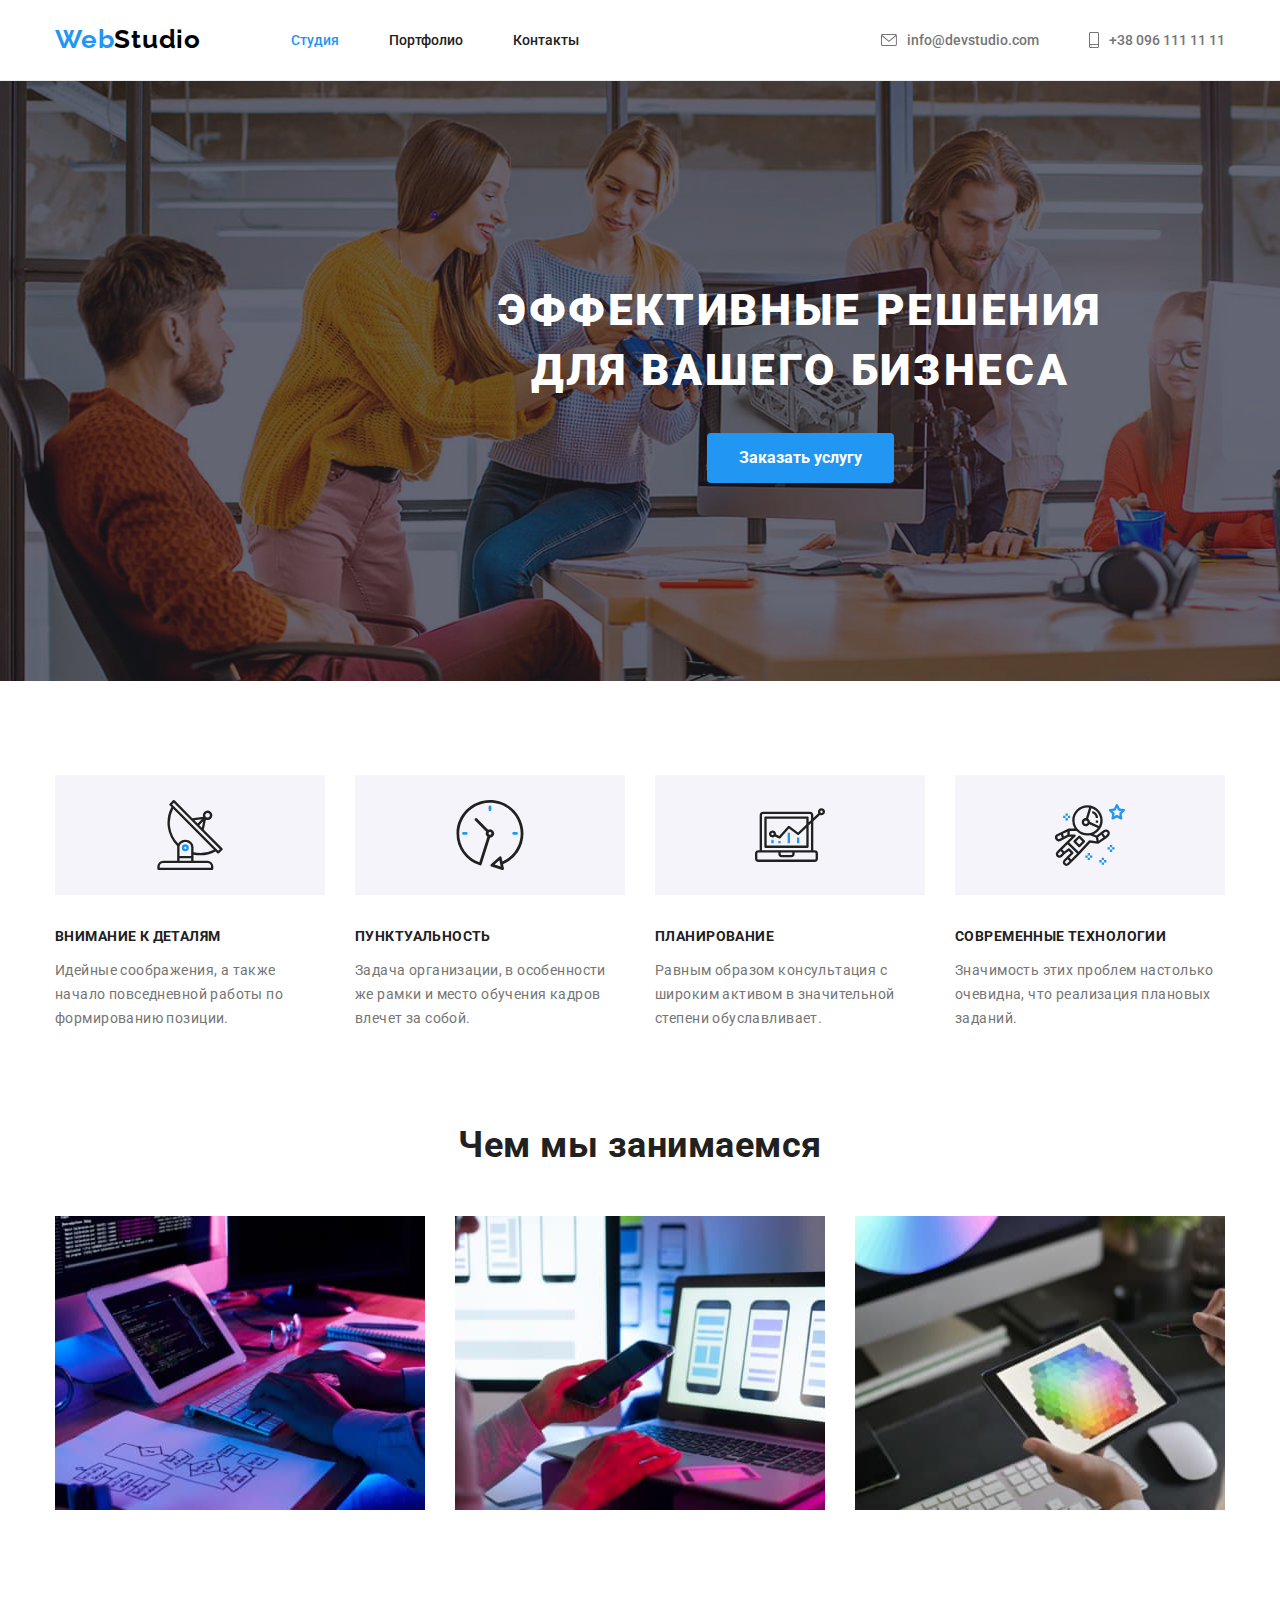
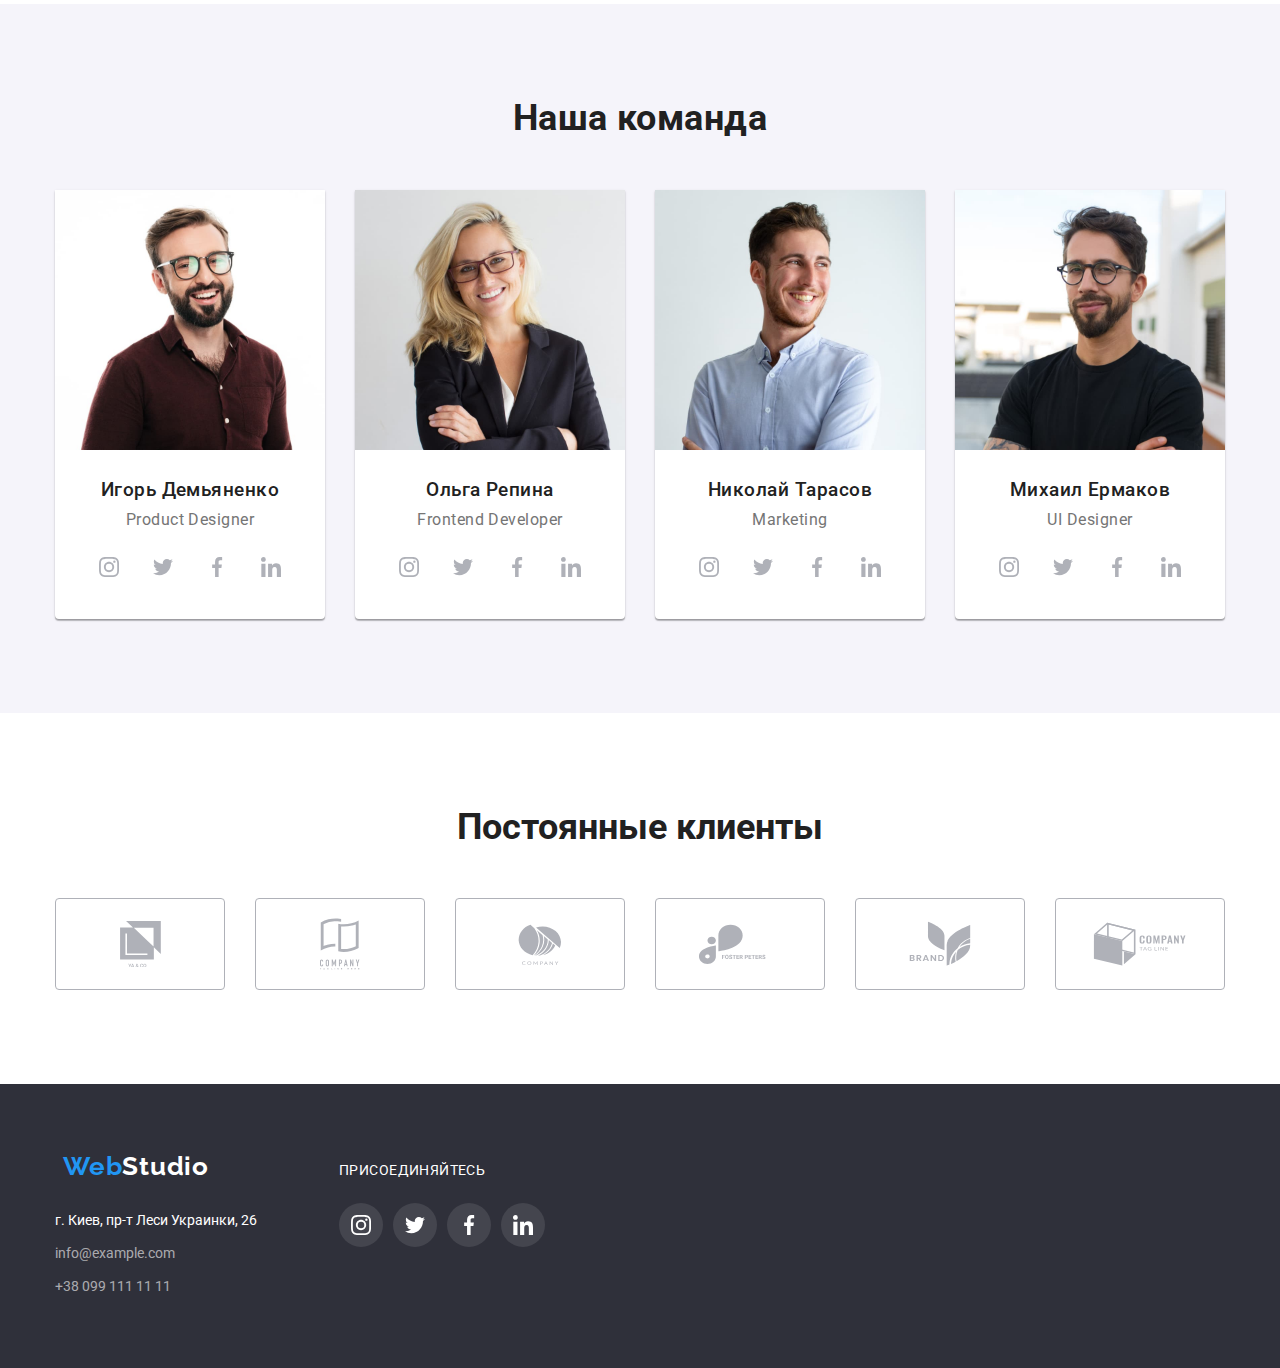
<file: index.html>
<!DOCTYPE html>
<html lang="ru">
<head>
    <meta charset="UTF-8">
    <meta http-equiv="X-UA-Compatible" content="IE=edge">
    <meta name="viewport" content="width=device-width, initial-scale=1.0">
    <title>WebStudio</title>
    <link rel="stylesheet" href="./css/modern-normalize.css">
    <link rel="preconnect" href="https://fonts.gstatic.com">
    <link href="https://fonts.googleapis.com/css2?family=Raleway:wght@700&family=Roboto:wght@400;500;700&display=swap" rel="stylesheet"> 
    <link rel="stylesheet" href="./css/styles.css">

</head>
    <body>
    <header class="header">
        <div class="container">
            <nav class="nav">
                <div class="logo">
                    <a href="#" class="web">Web<span class="studio1">Studio</span></a>
                </div> 

                <ul class="menu">
                    <li class="menu-link active">
                        <a href="#studio" >Студия</a>
                    </li>

                    <li class="menu-link">
                        <a href="./portfolio.html">Портфолио</a>
                    </li>

                    <li class="menu-link">
                        <a href="#contacts">Контакты</a>
                    </li>
                </ul>                               
            </nav> 

            <ul class="contacts">  
                <li class="contact">
                    <a href="mailto:info@devstudio.com">
                        <svg class="contacts-icon envelope">
                            <use href="./images/icons/sprite.svg#icon-envelope"></use></svg>
                        info@devstudio.com</a>
                </li>
                <li class="contact">
                    <a href="tel:+380961111111">
                        <svg class="contacts-icon smartphone">
                            <use href="./images/icons/sprite.svg#icon-smartphone"></use></svg> 
                        +38 096 111 11 11</a>
                </li>
            </ul>                                                                             
        </div>     
    </header>
    <main>
        <section class="section hero">
            <div class="container">
                <div class="hero-content">
                    <h1 class="hero-title">Эффективные решения для вашего бизнеса</h1>
                    <div>
                        <a href="#" class="sign-in">Заказать услугу</a>
                    </div>
                </div>                        
            </div>
        </section>
        <section class="section features">           
            <div class="container">
                <h2 class="features-title">Наши навыки</h2>
                <ul>
                    <li class="feature">
                        <div class="feature-icon-container">
                            <svg class="feature-icon">
                            <use href="./images/icons/sprite.svg#icon-antenna">
                            </use>
                            </svg>
                        </div>                      
                        <h3 class="feature-title">Внимание к деталям</h3>
                        <p>Идейные соображения, а также начало повседневной работы по формированию позиции.</p>                                           
                    </li>
                    <li class="feature">
                        <div class="feature-icon-container">
                            <svg class="feature-icon">
                            <use href="./images/icons/sprite.svg#icon-clock">
                            </use>
                            </svg>
                        </div>
                        
                        <h3 class="feature-title">Пунктуальность</h3>
                        <p>Задача организации, в особенности же рамки и место обучения кадров влечет за собой.</p>                        
                    </li>
                    <li class="feature">
                        <div class="feature-icon-container">
                            <svg class="feature-icon">
                            <use href="./images/icons/sprite.svg#icon-diagram">
                            </use>
                            </svg>
                        </div>
                        
                        <h3 class="feature-title">Планирование</h3>
                        <p>Равным образом консультация с широким активом в значительной степени обуславливает.</p>                            
                    </li>  
                    <li class="feature">
                        <div class="feature-icon-container">
                            <svg class="feature-icon">
                            <use href="./images/icons/sprite.svg#icon-astronaut">
                            </use>
                            </svg>
                        </div>
                        
                        <h3 class="feature-title">Современные технологии</h3>
                        <p>Значимость этих проблем настолько очевидна, что реализация плановых заданий.</p>                            
                    </li>
                </ul>
            </div>
        </section>
        <section class="section studio">
            <div class="container">
                <h2 class="studio-title">Чем мы занимаемся</h2>
                <ul class="card-set">
                    <li class="item"> 
                        <img src="./images/work1.jpg" alt="work 1" width="370">
                    </li>
                    <li class="item">
                        <img src="./images/work2.jpg" alt="work 2" width="370">
                    </li>
                    <li class="item">
                        <img src="./images/work3.jpg" alt="work 3" width="370">
                    </li>
                </ul>
            </div>
        </section>
        <section class="section team">
            <div class="container">               
            <h2 class="team-title">Наша команда</h2>
                <ul class="members">

                    <li class="member">
                       <img src="./images/igor.jpg" alt="Игорь Демьяненко" width="270">

                        <div class="member-item">    
                            <h3 class="name">Игорь Демьяненко</h3>
                            <p>Product Designer</p>
                            <ul class="icons-list">
                                <li>
                                    <a href="#">
                                        <svg class="icon">
                                            <use href="./images/icons/sprite.svg#icon-instagram">
                                            </use>
                                        </svg>
                                    </a>
                                </li>
                    
                                <li>
                                    <a href="#">
                                        <svg class="icon">
                                            <use href="./images/icons/sprite.svg#icon-twitter">
                                            </use>
                                        </svg>
                                    </a>
                                </li>

                                <li>
                                    <a href="#">
                                        <svg class="icon">
                                            <use href="./images/icons/sprite.svg#icon-facebook">
                                            </use>
                                        </svg>
                                    </a>
                                </li>

                                <li>
                                    <a href="#">
                                        <svg class="icon">
                                            <use href="./images/icons/sprite.svg#icon-linkedin">
                                            </use>
                                        </svg>
                                    </a>
                                </li>
                            </ul>    
                        </div>                        
                    </li>

                    <li class="member">
                        <img src="./images/olga.jpg" alt="Ольга Репина" width="270">

                        <div class="member-item">
                            <h3 class="name">Ольга Репина</h3>
                            <p>Frontend Developer</p>
                            <ul class="icons-list">
                                <li>
                                    <a href="#">
                                        <svg class="icon">
                                            <use href="./images/icons/sprite.svg#icon-instagram">
                                            </use>
                                        </svg>
                                    </a>
                                </li>
                     
                                <li>
                                    <a href="#">
                                        <svg class="icon">
                                            <use href="./images/icons/sprite.svg#icon-twitter">
                                            </use>
                                        </svg>
                                    </a>
                                </li>

                                <li>
                                    <a href="#">
                                        <svg class="icon">
                                            <use href="./images/icons/sprite.svg#icon-facebook">
                                            </use>
                                        </svg>
                                    </a>
                                </li>

                                <li>
                                    <a href="#">
                                        <svg class="icon">
                                            <use href="./images/icons/sprite.svg#icon-linkedin">
                                            </use>
                                        </svg>
                                    </a>
                                </li>
                            </ul>    
                        </div> 
                                               
                    </li>

                    <li class="member">
                        <img src="./images/nikolay.jpg" alt="Николай Тарасов" width="270">
                        
                        <div class="member-item">
                            <h3 class="name">Николай Тарасов</h3>
                            <p>Marketing</p>
                            <ul class="icons-list">
                                <li>
                                    <a href="#">
                                        <svg class="icon">
                                            <use href="./images/icons/sprite.svg#icon-instagram">
                                            </use>
                                        </svg>
                                    </a>
                                </li>
                     
                                <li>
                                    <a href="#">
                                        <svg class="icon">
                                            <use href="./images/icons/sprite.svg#icon-twitter">
                                            </use>
                                        </svg>
                                    </a>
                                </li>

                                <li>
                                    <a href="#">
                                        <svg class="icon">
                                            <use href="./images/icons/sprite.svg#icon-facebook">
                                            </use>
                                        </svg>
                                    </a>
                                </li>

                                <li>
                                    <a href="#">
                                        <svg class="icon">
                                            <use href="./images/icons/sprite.svg#icon-linkedin">
                                            </use>
                                        </svg>
                                    </a>
                                </li>
                            </ul>    
                        </div>
                    </li>

                    <li class="member">
                        <img src="./images/mikhail.jpg" alt="Михаил Ермаков" width="270">

                        <div class="member-item">
                            <h3 class="name">Михаил Ермаков</h3>
                            <p>UI Designer</p>
                            <ul class="icons-list">
                                <li>
                                    <a href="#">
                                        <svg class="icon">
                                            <use href="./images/icons/sprite.svg#icon-instagram">
                                            </use>
                                        </svg>
                                    </a>
                                </li>
                     
                                <li>
                                    <a href="#">
                                        <svg class="icon">
                                            <use href="./images/icons/sprite.svg#icon-twitter">
                                            </use>
                                        </svg>
                                    </a>
                                </li>

                                <li>
                                    <a href="#">
                                        <svg class="icon">
                                            <use href="./images/icons/sprite.svg#icon-facebook">
                                            </use>
                                        </svg>
                                    </a>
                                </li>

                                <li>
                                    <a href="#">
                                        <svg class="icon">
                                            <use href="./images/icons/sprite.svg#icon-linkedin">
                                            </use>
                                        </svg>
                                    </a>
                                </li>
                            </ul>    
                        </div>                        
                    </li>
                </ul>
            </div>
        </section>
        <section class="section clients">
            <div class="container">
                <h2 class="clients-title">Постоянные клиенты</h2>
                <ul class="card-set clients-list">
                    <li class="item">
                        <a href="#">
                            <svg class="group1"><use href="./images/icons/sprite.svg#icon-group1"></use></svg>
                        </a>
                    </li>

                    <li class="item">
                        <a href="#">
                            <svg class="group2"><use href="./images/icons/sprite.svg#icon-group2"></use></svg>
                        </a>
                    </li>

                    <li class="item">
                        <a href="#">
                            <svg class="group3"><use href="./images/icons/sprite.svg#icon-group3"></use></svg>
                        </a>
                    </li>

                    <li class="item">
                        <a href="#">
                            <svg class="group4"><use href="./images/icons/sprite.svg#icon-group4"></use></svg>
                        </a>
                    </li>

                    <li class="item">
                        <a href="#">
                            <svg class="group5"><use href="./images/icons/sprite.svg#icon-group5"></use></svg>
                        </a>
                    </li>

                    <li class="item">
                        <a href="#">
                            <svg class="group6"><use href="./images/icons/sprite.svg#icon-group6"></use></svg>
                        </a>
                    </li>
                </ul>
            </div>
        </section>
    </main>
    <footer class="footer">
        <div class="container footer-container">
            <div class="footer-item">
                <div class="logo">
                    <a href="#" class="web">Web<span class="studio2">Studio</span></a>
                </div>

                <address>                
                    <ul>
                        <li>
                            г. Киев, пр-т Леси Украинки, 26
                        </li>
                        <li class="adress-link">
                            <a href="mailto:info@example.com">info@example.com</a>
                        </li>
                        <li class="adress-link">
                            <a href="tel:+380991111111">+38 099 111 11 11</a>
                        </li>
                    </ul> 
                </address>
            </div>
            
            <div class="socialmedia">
                <p>присоединяйтесь</p>
                <ul class="icons-list">
                    <li>
                        <a href="#">
                            <svg class="icon">
                                <use href="./images/icons/sprite.svg#icon-instagram">
                                </use>
                            </svg>
                        </a>
                    </li>
         
                    <li>
                        <a href="#">
                            <svg class="icon">
                                <use href="./images/icons/sprite.svg#icon-twitter">
                                </use>
                            </svg>
                        </a>
                    </li>

                    <li>
                        <a href="#">
                            <svg class="icon">
                                <use href="./images/icons/sprite.svg#icon-facebook">
                                </use>
                            </svg>
                        </a>
                    </li>

                    <li>
                        <a href="#">
                            <svg class="icon">
                                <use href="./images/icons/sprite.svg#icon-linkedin">
                                </use>
                            </svg>
                        </a>
                    </li>
                </ul>    
            </div>
        </div>
    </footer>
    </body>
</html>
</file>
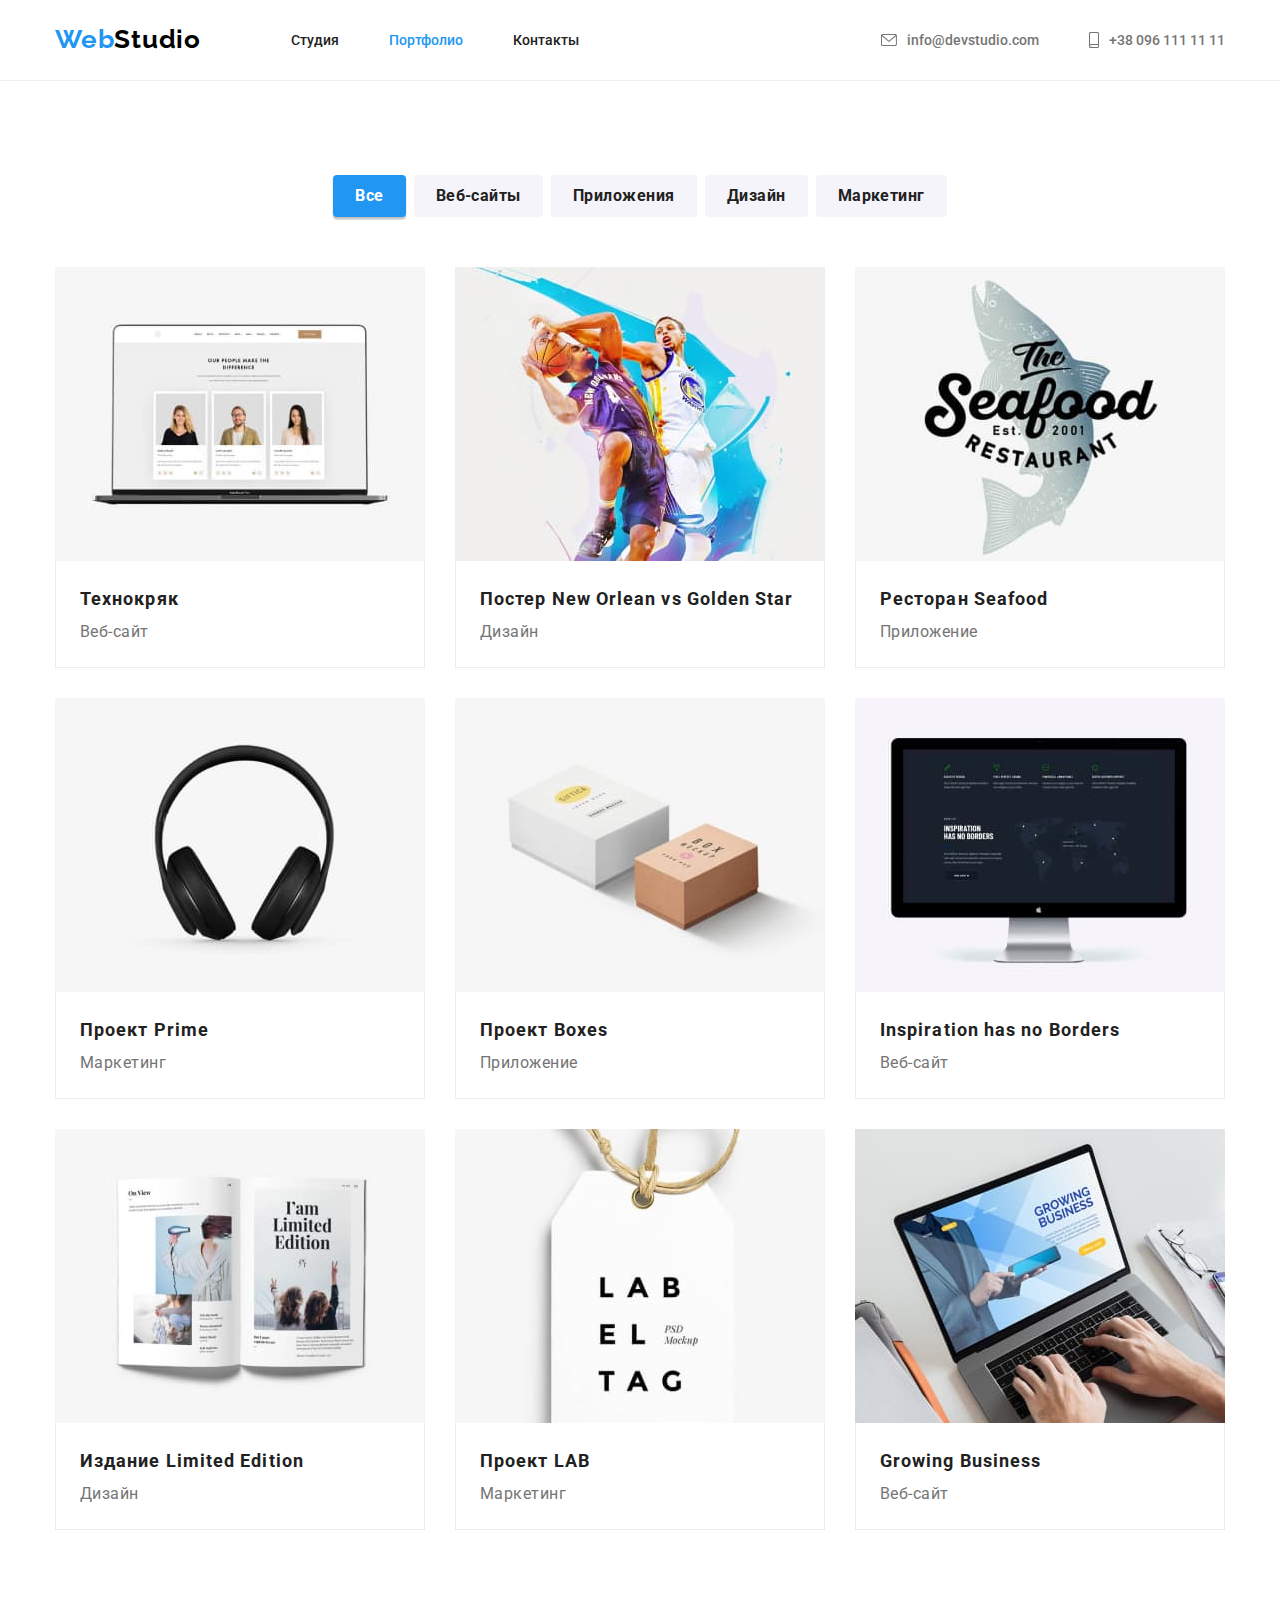
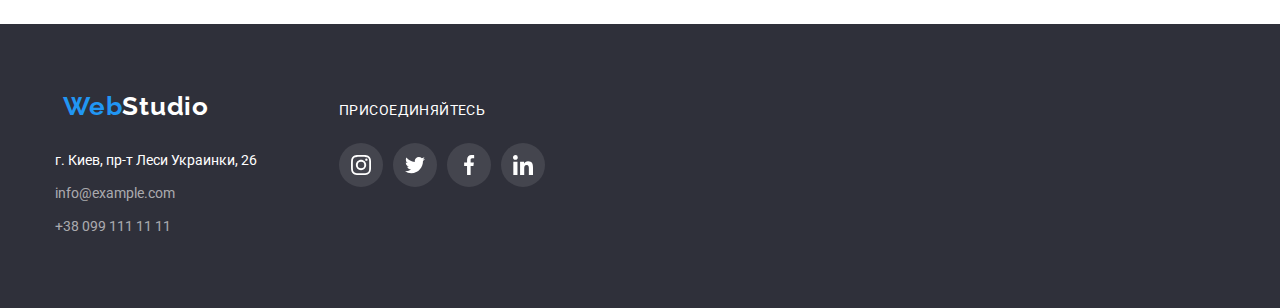
<file: portfolio.html>
<!DOCTYPE html>
<html lang="ru">
<head>
    <meta charset="UTF-8">
    <meta http-equiv="X-UA-Compatible" content="IE=edge">
    <meta name="viewport" content="width=device-width, initial-scale=1.0">
    <title>Portfolio</title>
    <link rel="stylesheet" href="./css/modern-normalize.css">
    <link rel="preconnect" href="https://fonts.gstatic.com">
    <link href="https://fonts.googleapis.com/css2?family=Raleway:wght@700&family=Roboto:wght@400;500;700&display=swap" rel="stylesheet"> 
    <link rel="stylesheet" href="./css/styles.css">
</head>
    <body>
        <header class="header">
            <div class="container">
                <nav class="nav">
                    <div class="logo">
                        <a href="#" class="web">Web<span class="studio1">Studio</span></a>
                    </div> 

                    <ul class="menu">
                        <li class="menu-link">
                            <a href="./index.html" >Студия</a>
                        </li>

                        <li class="menu-link active">
                            <a href="#portfolio">Портфолио</a>
                        </li>

                        <li class="menu-link">
                            <a href="#contacts">Контакты</a>
                        </li>
                    </ul>                                   
                </nav>

                <ul class="contacts">  
                    <li class="contact">
                        <a href="mailto:info@devstudio.com">
                            <svg class="contacts-icon envelope">
                                <use href="./images/icons/sprite.svg#icon-envelope"></use></svg>
                            info@devstudio.com</a>
                    </li>
                    <li class="contact">
                        <a href="tel:+380961111111">
                            <svg class="contacts-icon smartphone">
                                <use href="./images/icons/sprite.svg#icon-smartphone"></use></svg> 
                            +38 096 111 11 11</a>
                    </li>
                </ul>                                                                                  
            </div>     
        </header>
    <main>
        <section class="section portfolio">
            <div class="container">
                <h1 class="hero-portfolio">Portfolio</h1>
             
                <ul class="bar-buttons">
                    <li><button type="button" class="all">Все</button></li>
                    <li><button type="button" class="filtr-web">Веб-сайты</button></li>
                    <li><button type="button" class="filtr-app">Приложения</button></li>
                    <li><button type="button" class="filtr-design">Дизайн</button></li>
                    <li><button type="button" class="filtr-market">Маркетинг</button></li>
                </ul>                   
        
            
                <ul class="card-set">
                    <li class="item project">

                        <a href="#" class="card">
                            <div class="card-thumb">
                                <img src="./images/techno.jpg" alt="Технокряк">
                            </div>
                            <div class="card-content">
                                <h2 class="project-title">Технокряк</h2>
                                <p>Веб-сайт</p> 
                            </div>
                                
                        </a>
                    </li>

                    <li class="item project">
                        <a href="#" class="card">
                            <div class="card-thumb">
                                <img src="./images/neworlean.jpg" alt="Постер New Orlean vs Golden Star">
                            </div>
                            <div class="card-content">
                                <h2 class="project-title">Постер New Orlean vs Golden Star</h2>
                                <p>Дизайн</p>
                            </div>                         
                        </a>
                    </li>

                    <li class="item project">
                        <a href="#" class="card">
                            <div class="card-thumb">
                                <img src="./images/seafood.jpg" alt="Ресторан Seafood">
                            </div>
                            <div class="card-content">
                                <h2 class="project-title">Ресторан Seafood</h2>
                                <p>Приложение</p> 
                            </div>
                                                            
                        </a>
                    </li>

                    <li class="item project">
                        <a href="#" class="card">
                            <div class="card-thumb">
                                <img src="./images/prime.jpg" alt="Проект Prime">
                            </div>
                            <div class="card-content">
                                <h2 class="project-title">Проект Prime</h2>
                                <p>Маркетинг</p>
                            </div>
                                                            
                        </a>
                    </li>

                    <li class="item project">
                        <a href="#" class="card">
                            <div class="card-thumb">
                                <img src="./images/boxes.jpg" alt="Проект Boxes">
                            </div>
                            <div class="card-content">
                                <h2 class="project-title">Проект Boxes</h2>
                                <p>Приложение</p>
                            </div>
                                                            
                        </a>
                    </li>

                    <li class="item project">
                        <a href="#" class="card">
                            <div class="card-thumb">
                                <img src="./images/inspiration.jpg" alt="Inspiration has no Borders">
                            </div>
                            <div class="card-content">
                                <h2 class="project-title">Inspiration has no Borders</h2>
                                <p>Веб-сайт</p>
                            </div>
                                                            
                        </a>
                    </li>

                    <li class="item project">
                        <a href="#" class="card">
                            <div class="card-thumb">
                                <img src="./images/limited.jpg" alt="Издание Limited Edition">
                            </div>
                            <div class="card-content">
                                <h2 class="project-title">Издание Limited Edition</h2>
                                <p>Дизайн</p>
                            </div>
                                                            
                        </a>
                    </li>

                    <li class="item project">
                        <a href="#" class="card">
                            <div class="card-thumb">
                                <img src="./images/lab.jpg" alt="Проект LAB">
                            </div>
                            <div class="card-content">
                                <h2 class="project-title">Проект LAB</h2>
                                <p>Маркетинг</p> 
                            </div>
                                                            
                        </a>
                    </li>
                    
                    <li class="item project">
                        <a href="#" class="card">
                            <div class="card-thumb">
                                <img src="./images/business.jpg" alt="Growing Business">
                            </div>
                            <div class="card-content">
                                <h2 class="project-title">Growing Business</h2>
                                <p>Веб-сайт</p> 
                            </div>
                                                            
                        </a>
                    </li>
            
        
                </ul>
            </div>
        </section>
    </main>
    <footer class="footer">
        <div class="container footer-container">
            <div class="footer-item">
                <div class="logo">
                    <a href="#" class="web">Web<span class="studio2">Studio</span></a>
                </div>

                <address>                
                    <ul>
                        <li>
                            г. Киев, пр-т Леси Украинки, 26
                        </li>
                        <li class="adress-link">
                            <a href="mailto:info@example.com">info@example.com</a>
                        </li>
                        <li class="adress-link">
                            <a href="tel:+380991111111">+38 099 111 11 11</a>
                        </li>
                    </ul> 
                </address>
            </div>
            
            <div class="socialmedia">
                <p>присоединяйтесь</p>
                <ul class="icons-list">
                    <li>
                        <a href="#">
                            <svg class="icon">
                                <use href="./images/icons/sprite.svg#icon-instagram">
                                </use>
                            </svg>
                        </a>
                    </li>
         
                    <li>
                        <a href="#">
                            <svg class="icon">
                                <use href="./images/icons/sprite.svg#icon-twitter">
                                </use>
                            </svg>
                        </a>
                    </li>

                    <li>
                        <a href="#">
                            <svg class="icon">
                                <use href="./images/icons/sprite.svg#icon-facebook">
                                </use>
                            </svg>
                        </a>
                    </li>

                    <li>
                        <a href="#">
                            <svg class="icon">
                                <use href="./images/icons/sprite.svg#icon-linkedin">
                                </use>
                            </svg>
                        </a>
                    </li>
                </ul>    
            </div>
        </div>
    </footer>
    </body>
</html>
</file>
<file: css/styles.css>
:root {
    --pretty-color: #2196F3;
    --while-color: #FFFFFF;
    --header-color: #212121;
    --text-color: #757575;
    --border-color: #ECECEC;
    --background-about-color: #2F303A;
    --backgroung-team-color: #F5F4FA;
    --footer-color: #2F303A;
    --adress-link-color: rgba(255, 255, 255, 0.6);
    --main-font: Roboto, sans-serif;
    --logo-font: Raleway, sans-serif;
    --black-color: #000000;
    --button-color: #F5F4FA;
    --button-hover: #188CE8;
    --body-color: #E5E5E5;
    --card-set-gap: 30px;
    --icon-color: #afb1b8;
    --footer-icon: rgba(255, 255, 255, 0.1);
    --hero-background: url(../images/background.jpg);
}
/*------Global Styles------*/
html {
    box-sizing: border-box;
}
*,
::before,
::after
{
 
    margin: 0 auto;
    padding: 0;
}

body {
    font-family: var(--main-font);
    text-decoration: none;
    background-color:var(--body-color) ;
    color: var(--text-color);
    background-color: var(--while-color);
}

ul {
    list-style: none;
    margin: 0; 

} 
a {
    display: inline-block;
    color: inherit;
    text-decoration: none;
}

img {
    display: block;
    max-width: 100%;
}

.container {
    width: 1200px;
    padding: 0 15px; 
    margin: 0 auto;

}
.section {
  
    padding-top: 94px;
    padding-bottom: 94px;
 }
 
/*-------Header Section---------*/
.header {
    box-sizing: border-box;
    background-color: var(--while-color);
    color: var(--header-color);
    font-weight: 500;
    font-size: 14px;
    border-bottom: solid 1px var(--border-color);

}

/*---Logo---*/
.logo {

    display: flex;
    margin-left: 0;
    margin-right: 40px;
    font-family: var(--logo-font);
    font-size: 26px;
    font-weight: 700;
    letter-spacing: 0.03em;
    align-items: center;
}
.web {
    color: var(--pretty-color);   
}
.studio1 {
    color: var(--black-color);
}

.studio2 {
    color: var(--while-color);
}
/* ----------Icons-------------- */

.icon {

    width: 20px;
    height: 20px;
    fill: currentColor;
}
.icons-list {
    display: inline-flex;      
}
.icons-list :not(:last-child) {
    margin-right: 10px;
}
.icons-list a {
    width: 44px;
    height: 44px;
    display: flex;
    align-items: center;   
    color: var(--icon-color);
 
    border-radius: 50%;
}


 .icons-list a:focus,
 .icons-list a:hover {
     background: var(--pretty-color);
     color: var(--while-color);
   
 }
 .feature-icon-container {
     width: 270px;
     height: 120px;
     background-color: var(--backgroung-team-color);
     margin-bottom: 30px;
     display: flex;
     align-items: center;
 }
 
 .feature-icon {
     width: 70px;
     height: 70px;

 }

 .header .container { 
    display: flex;
    align-items: center;
} 

 .menu {   
    display: flex;
 } 
.menu a {
    padding: 32px 0;
}
 
.nav { 
display: flex;
margin-left: 0;
margin-right: auto;
}

.nav li {
    display: flex;
    margin-left: 50px;

}

.contacts {
     display: flex;
    margin-right: 0;
    color: var(--text-color);
 }  
.contacts li {
    margin-left: 50px;
}
 .contact a {
    height: 80px;
    display: flex;
    align-items: center;
    font-size: 14px;
    line-height: 16px;
    
 } 
 .contacts-icon {
     margin-right: 10px;
     fill: currentColor;
 }
 .envelope {
     width: 16px;
     height: 12px;    
 }
 .smartphone {
     width: 10px;
     height: 16px;
 }
 .menu-link {
    display: block;
    position: relative;   
}
.menu a:hover,
.menu a:focus,
.contacts a:hover,
.contacts a:focus,
.active
 {
    color: var(--pretty-color);

}



/*----------Hero Section--------*/

.hero {
    width: 1600px;
    background-image: linear-gradient( to right, rgba(47, 48, 58, 0.4), rgba(47, 48, 58, 0.4) ), url(../images/background.jpg);
    height: 600px;
    padding-top: 200px;
    padding-bottom: 200px;
    color: var(--header-color);
    text-align: center;
    font-size: 36px;
    font-weight: 700;
}
.hero-content {
    width: 660px;
    color: var(--while-color);
   

}
.hero-title {
    font-size: 44px;
    font-weight: 900;
    line-height: 1.363;
    letter-spacing: 0.06em;
    text-transform: uppercase;
    margin-bottom: 30px;
  
}

.sign-in {
    font-size: 16px;
    font-weight: 700;
    line-height: 1.875;
    padding: 10px 32px; 
    background-color: var(--pretty-color);
    color: var(--while-color);
    border: 0;
    border-radius: 4px;
    cursor: pointer;
  
}
.sign-in:hover,
.sign-in:focus {
    background-color: var(--button-hover);
}

/*----------Features Section---------*/
.features {
    font-size: 14px;
    letter-spacing: 0.03em;
    color: var(--text-color);    
}    
.features ul {
    display: flex;
}
.features-title {
    color: transparent;
    font-size: 0;
 
}
.feature {
    width: 270px;
    line-height: 1.714;
    letter-spacing: 0.03em;
}

.feature:not(:last-child) {
    margin-right: 30px;
}
.feature-title {
    font-size: 14px;
    font-weight: bold;
    color: var(--header-color);
    text-transform: uppercase;
    margin-bottom: 10px;
}
/*--------Studio Section---------*/

 .studio {
    font-size: 16px;
    letter-spacing: 0.03em;
    padding-top: 0;
}
.studio ul {
    display: flex;
}
 .studio-title {
    color: var(--header-color);
    font-size: 36px;
    font-weight: bold;
    margin-bottom: 50px;
    text-align: center;
}

.studio-items:first-child {
    margin-left: 0;
}
 /*--------Team Section-----------*/
.team {
    font-size: 16px;
    letter-spacing: 0.03em;
    background-color: var(--backgroung-team-color);
    text-align: center;


 }
 .members {
     display: flex;
    
   
 }
 .members:first-child {
     margin-left: 0;
 }
.team-title {
    color: var(--header-color);
    font-size: 36px;
    font-weight: 700;
    margin-bottom: 50px;
    text-align: center;
   
 
}
.member {
    margin-right: 30px;
    background: var(--while-color);
    box-shadow: 0px 1px 3px rgba(0, 0, 0, 0.12),
    0px 1px 1px rgba(0, 0, 0, 0.14), 
    0px 2px 1px rgba(0, 0, 0, 0.2);
    border-radius: 0px 0px 4px 4px;
}
.member-item {
    width: 270px;
    padding: 30px 32px;
}
.member p{
    margin-bottom: 15px;
}
.name {
    color: var(--header-color);
    font-weight: 500;
    text-align: center;
    margin-bottom: 10px;
} 

/* -------Clients Section----- */
.clients-title {
    color: var(--header-color);
    font-size: 36px;
    font-weight: 700;
    margin-bottom: 50px;
    text-align: center;
}
.clients-list {
    display: flex;
}

.clients-list a {
    display: flex;
    align-items: center;
    width: 170px;
    height: 92px;
    color: var(--icon-color);
    border: 1px solid var(--icon-color);
    border-radius: 4px;
  
}

.clients-list a:hover,
.clients-list a:focus {
    border-color: var(--pretty-color);
    color: var(--pretty-color);
}
/*----------Company Logo----- */

.group1 {
    width: 41px;
    height: 46.7px;
    fill: currentColor;
}
.group2 {
    width: 40px;
    height: 52px;
    fill: currentColor;
}
.group3 {
    width: 43.46px;
    height: 41.18px;
    fill: currentColor;
}
.group4 {
    width: 84.44px;
    height: 40.62px;
    fill: currentColor;
}
.group5 {
    width: 62.54px;
    height: 45.43px;
    fill: currentColor;
}
.group6 {
    width: 93.79px;
    height: 43.93px;
    fill: currentColor;
}

/*------Footer Section-------*/   
.footer {
    background-color: var(--footer-color);
    box-sizing: border-box;
    color:var(--while-color);
    font-size: 14px;
    line-height: 1.714;
    display: flex;

}

.footer-container {
    display: flex;
    align-items: baseline;
    padding: 60px 15px;


}
 .footer-item {
     margin: 0;
 }
.footer li {
    margin-bottom: 9px;
}
.footer .logo {
    padding-top: 0;
    margin-bottom: 20px;
}
address {
    font-style: normal;
    margin-left: 0;
   
}
.adress-link a{
    color: var(--adress-link-color);
  
}

.socialmedia {
    margin-left: 82px;
}
.socialmedia p {
    font-size: 14px;
    text-transform: uppercase;
    font-weight: 400;
    letter-spacing: 0.03em;
    margin-bottom: 20px;
}
.socialmedia a {
    color: inherit;
    background: var(--footer-icon);
    
 
}
.adress-link a:hover,
.adress-link a:focus {
    color: var(--pretty-color);
}


/*--------------------Portfolio--------------------------*/

.hero-portfolio {
   color: transparent;
    font-size: 0; 
}


/* -------Buttons bar--------- */

.bar-buttons {
    display: flex;
    justify-content: center;
    margin-bottom: 50px;
}
.bar-buttons li {
    margin: 0 4px;
}
button {
    font-size: 16px;
    font-weight: 700;
    line-height: 1.875;
    padding: 6px 22px; 
    letter-spacing: 0.03em;
    background-color: var(--button-color);
    color: var(--header-color);
    border: 0;
    border-radius: 4px;
    cursor: pointer; 
    

} 

.all,
button:focus,
button:hover {
    background-color: var(--pretty-color);
    color: var(--while-color);
    box-shadow: 0px 3px 1px rgba(0, 0, 0, 0.1),
     0px 1px 2px rgba(0, 0, 0, 0.08),
     0px 2px 2px rgba(0, 0, 0, 0.12);
} 

/* ----------Projects----------- */
.portfolio {

    font-size: 16px;
    color: var(--text-color);
    line-height: 1.875;
    letter-spacing: 0.03em;
}

.card-set {
    display: flex;
    flex-wrap: wrap;
    margin: 0;
    padding: 0;
    margin-left: calc( -1 * var(--card-set-gap));
    margin-top: calc( -1 * var(--card-set-gap));

}

.card-set > .item {
    
    flex-basis: (100% / 3 - 30px);
    margin-left: var(--card-set-gap);
    margin-top: var(--card-set-gap);

}

.project a:hover,
.project a:focus {
    box-shadow: 0px 1px 1px
     rgba(0, 0, 0, 0.12),
     0px 4px 4px rgba(0, 0, 0, 0.06), 
     1px 4px 6px rgba(0, 0, 0, 0.16);
    
}
.project-title {
    color: var(--header-color);
    font-size: 18px;
    font-weight: 700;
    line-height: 2;
    letter-spacing: 0.06em;
}
.card-content {
    padding: 20px 24px;
    border-left: 1px solid var(--border-color);
    border-right: 1px solid var(--border-color);
    border-bottom: 1px solid var(--border-color);
    cursor: pointer;
}
</file>
